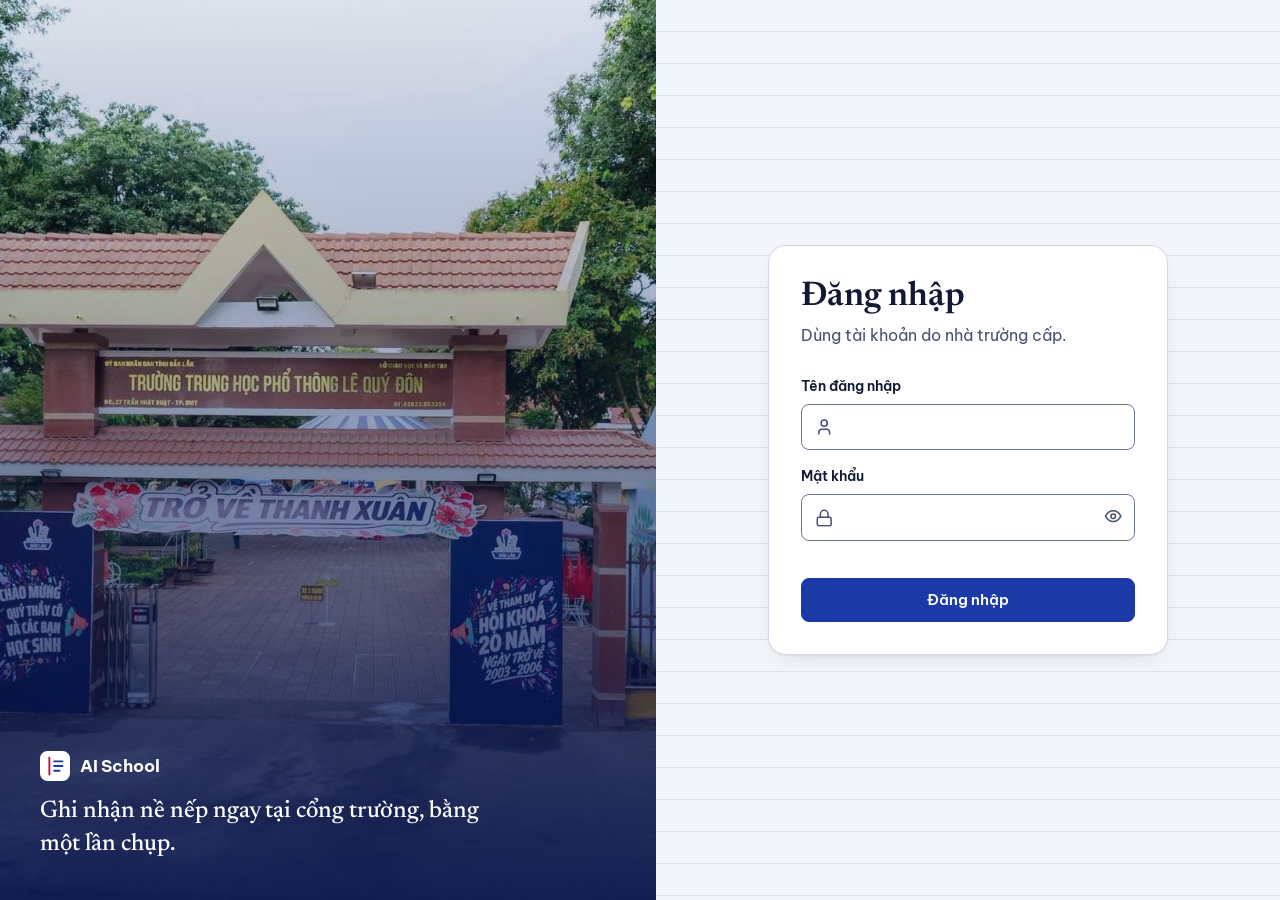
<file: frontend/index.html>
<!doctype html>
<html lang="vi">
<head>
  <meta charset="UTF-8" />
  <meta name="viewport" content="width=device-width, initial-scale=1.0, viewport-fit=cover" />
  <meta name="color-scheme" content="light dark" />
  <title>Nhận diện — AI School</title>
  <link rel="preconnect" href="https://fonts.googleapis.com" />
  <link rel="preconnect" href="https://fonts.gstatic.com" crossorigin />
  <link href="https://fonts.googleapis.com/css2?family=Be+Vietnam+Pro:wght@400;500;600;700&family=Newsreader:opsz,wght@6..72,500;6..72,600&display=swap" rel="stylesheet" />
  <link rel="stylesheet" href="css/app.css" />
  <script src="js/theme.js"></script>
  <script src="js/icons.js"></script>
</head>
<body class="page-rec">
<a class="skip" href="#main">Bỏ qua điều hướng</a>
<header class="appbar" id="appbar"></header>
<main class="page page-rec" id="main" tabindex="-1">
  <div class="page-head">
    <div><h1>Nhận diện</h1><p>Chụp khuôn mặt để ghi lỗi nề nếp.</p></div>
  </div>

  <div class="rec">
    <div class="cam" id="stage" data-state="idle">
      <video id="video" autoplay playsinline muted></video>
      <img class="freeze" id="freezeImg" alt="Khung hình vừa chụp" />

      <div class="cam-idle">
        <svg class="i" aria-hidden="true" focusable="false"><use href="#i-camera"/></svg>
        <b>Camera đang tắt</b>
        <small>Bật camera hoặc chọn một ảnh có sẵn.</small>
        <div class="acts">
          <button type="button" class="btn btn-primary" onclick="startCamera()"><svg class="i" aria-hidden="true" focusable="false"><use href="#i-video"/></svg> Bật camera</button>
          <label class="btn" for="imageInput" tabindex="0" onkeydown="if(event.key==='Enter'||event.key===' '){event.preventDefault();this.click();}"><svg class="i" aria-hidden="true" focusable="false"><use href="#i-image"/></svg> Chọn ảnh</label>
        </div>
      </div>
      <input type="file" id="imageInput" accept="image/*" class="sr-only" onchange="uploadImage()" />

      <div class="cam-hud" aria-hidden="true">
        <div class="cam-frame">
          <i class="tl"></i><i class="tr"></i><i class="bl"></i><i class="br"></i>
          <div class="sweep"></div>
          <div class="cam-badge" id="camBadge"></div>
        </div>
      </div>

      <div class="cam-status" role="status" aria-live="polite"><span class="dot" aria-hidden="true"></span><span id="statusText">Đưa khuôn mặt vào khung</span></div>
      <button type="button" class="ctl cam-power" onclick="stopCamera()" aria-label="Tắt camera" title="Tắt camera"><svg class="i" aria-hidden="true" focusable="false"><use href="#i-power"/></svg></button>

      <div class="cam-controls">
        <label class="ctl" for="imageInput" title="Chọn ảnh" aria-label="Chọn ảnh có sẵn" tabindex="0" onkeydown="if(event.key==='Enter'||event.key===' '){event.preventDefault();this.click();}"><svg class="i" aria-hidden="true" focusable="false"><use href="#i-image"/></svg></label>
        <button type="button" class="shutter" id="shutter" onclick="captureAndRecognize()" aria-label="Chụp và nhận diện"><span></span></button>
        <button type="button" class="ctl" onclick="flipCamera()" aria-label="Đổi camera trước/sau" title="Đổi camera"><svg class="i" aria-hidden="true" focusable="false"><use href="#i-flip"/></svg></button>
      </div>
    </div>

    <section class="slip" aria-labelledby="slipTitle">
      <h2 class="slip-title" id="slipTitle">Phiếu ghi lỗi</h2>
      <div class="slip-body" id="studentProfile" aria-live="polite">
        <div class="res-empty"><svg class="i" aria-hidden="true" focusable="false"><use href="#i-user"/></svg><p>Chưa có học sinh nào</p><small>Chụp một khuôn mặt, kết quả sẽ hiện ở đây.</small></div>
      </div>
    </section>
  </div>

  <section class="card recent recent-card" aria-labelledby="recentTitle">
    <div class="card-head"><h2 id="recentTitle">Vi phạm gần đây</h2></div>
    <div id="recentViolations"><div class="empty"><small>Đang tải…</small></div></div>
  </section>
</main>
<nav class="tabbar" id="mobileNav"></nav>
<canvas id="canvas" hidden></canvas>

<script src="js/api.js"></script>
<script src="js/face.js"></script>
</body>
</html>
</file>
<file: frontend/css/app.css>
/* app.css — giao diện "sổ thi đua": giấy trắng xanh nhạt, mực xanh cho thao tác, mực đỏ chỉ cho lỗi vi phạm.
   Một file dùng chung mọi trang. Màu đã kiểm: chữ ≥ 4,5:1, viền ô nhập và biểu tượng ≥ 3:1 (cả sáng lẫn tối). */

:root {
  --font: "Be Vietnam Pro", Inter, "Segoe UI", system-ui, -apple-system, sans-serif;
  --serif: Newsreader, "Source Serif 4", Georgia, "Times New Roman", serif;

  --bg: #f3f5fa;
  --surface: #ffffff;
  --surface-2: #eaeef7;
  --text: #121a33;
  --muted: #46526f;
  --line: #d3d9e8;          /* ngăn cách trang trí, không mang thông tin */
  --ctrl: #6a7694;          /* viền ô nhập / nút: ≥ 3:1 */
  --rule: #dde3f1;          /* dòng kẻ vở */

  --primary: #1b3aa8;
  --primary-hover: #142c86;
  --primary-soft: #e3e8fa;
  --primary-text: #1b3aa8;
  --on-primary: #ffffff;

  --red: #bf1230;
  --red-soft: #fde7eb;
  --red-solid: #bf1230;
  --green: #0a7048;
  --green-soft: #dcf3e8;
  --amber: #7f4a00;
  --amber-soft: #fdeec9;

  --ring: #1b3aa8;
  --shadow: 0 1px 2px rgba(18, 26, 51, .06), 0 8px 24px -12px rgba(18, 26, 51, .18);
  --r-sm: 8px; --r: 12px; --r-lg: 18px;
  color-scheme: light;
}
@media (prefers-color-scheme: dark) {
  :root:not([data-theme="light"]) {
    --bg: #0c1222; --surface: #141b31; --surface-2: #1c2542; --text: #e8ecf9; --muted: #a8b3d1;
    --line: #2b3558; --ctrl: #7b88ad; --rule: #1d2745;
    --primary: #4565e6; --primary-hover: #5a77ee; --primary-soft: #1f2a57; --primary-text: #a9bbff; --on-primary: #ffffff;
    --red: #ff8a9d; --red-soft: #3a1b2a; --red-solid: #d6334f;
    --green: #4fd6a0; --green-soft: #143a31; --amber: #ffc65c; --amber-soft: #3d2f12;
    --ring: #a9bbff; --shadow: 0 1px 2px rgba(0, 0, 0, .3), 0 8px 24px -12px rgba(0, 0, 0, .6);
    color-scheme: dark;
  }
}
:root[data-theme="dark"] {
  --bg: #0c1222; --surface: #141b31; --surface-2: #1c2542; --text: #e8ecf9; --muted: #a8b3d1;
  --line: #2b3558; --ctrl: #7b88ad; --rule: #1d2745;
  --primary: #4565e6; --primary-hover: #5a77ee; --primary-soft: #1f2a57; --primary-text: #a9bbff; --on-primary: #ffffff;
  --red: #ff8a9d; --red-soft: #3a1b2a; --red-solid: #d6334f;
  --green: #4fd6a0; --green-soft: #143a31; --amber: #ffc65c; --amber-soft: #3d2f12;
  --ring: #a9bbff; --shadow: 0 1px 2px rgba(0, 0, 0, .3), 0 8px 24px -12px rgba(0, 0, 0, .6);
  color-scheme: dark;
}

/* ── Nền tảng ─────────────────────────────────────────── */
*, *::before, *::after { box-sizing: border-box; }
html { -webkit-text-size-adjust: 100%; }
body { margin: 0; font: 400 1rem/1.55 var(--font); color: var(--text); background: var(--bg); -webkit-font-smoothing: antialiased; }
h1, h2, h3, p { margin: 0; }
button, input, select, textarea { font: inherit; color: inherit; }
a { color: var(--primary-text); }
img { max-width: 100%; }
:focus-visible { outline: 3px solid var(--ring); outline-offset: 2px; border-radius: 4px; }
.i { width: 1.15em; height: 1.15em; flex: none; vertical-align: -.2em; }
.spin { animation: spin 1s linear infinite; }
@keyframes spin { to { transform: rotate(360deg); } }
.sr-only { position: absolute; width: 1px; height: 1px; margin: -1px; padding: 0; overflow: hidden; clip: rect(0 0 0 0); white-space: nowrap; border: 0; }
.skip { position: absolute; left: 12px; top: -60px; z-index: 100; background: var(--primary); color: var(--on-primary); padding: 10px 16px; border-radius: var(--r-sm); text-decoration: none; font-weight: 600; }
.skip:focus { top: 12px; }
body.modal-open { overflow: hidden; }

/* ── Thanh trên (máy tính) + thanh dưới (điện thoại) ──── */
.appbar { position: sticky; top: 0; z-index: 20; display: flex; align-items: center; gap: 20px; height: 60px; padding: 0 20px; background: var(--surface); border-bottom: 1px solid var(--line); }
.brand { display: flex; align-items: center; gap: 10px; font-weight: 700; font-size: 1.0625rem; color: var(--text); text-decoration: none; letter-spacing: -.01em; }
.brand svg { width: 30px; height: 30px; }
.nav { display: flex; gap: 4px; margin-left: 12px; height: 100%; }
.nav a { display: inline-flex; align-items: center; gap: 8px; padding: 0 14px; color: var(--muted); text-decoration: none; font-weight: 500; border-bottom: 3px solid transparent; margin-bottom: -1px; }
.nav a:hover { color: var(--text); background: var(--surface-2); }
.nav a[aria-current="page"] { color: var(--text); font-weight: 600; border-bottom-color: var(--primary); }
.appbar-end { margin-left: auto; display: flex; align-items: center; gap: 8px; }
.me { display: flex; flex-direction: column; line-height: 1.2; text-align: right; margin-right: 4px; }
.me b { font-size: .875rem; font-weight: 600; }
.me small { font-size: .75rem; color: var(--muted); }
.tabbar { display: none; }

.page { max-width: 1240px; margin: 0 auto; padding: 28px 20px 96px; }
.page:focus { outline: none; }
.page-head { display: flex; align-items: flex-end; justify-content: space-between; gap: 16px; flex-wrap: wrap; margin-bottom: 24px; }
.page-head h1 { font: 600 2rem/1.15 var(--serif); letter-spacing: -.01em; }
.page-head p { color: var(--muted); margin-top: 4px; }
.page-actions { display: flex; gap: 8px; flex-wrap: wrap; align-items: center; }

/* ── Nút ──────────────────────────────────────────────── */
.btn { display: inline-flex; align-items: center; justify-content: center; gap: 8px; min-height: 44px; padding: 0 18px; border: 1.5px solid var(--ctrl); border-radius: var(--r-sm); background: var(--surface); color: var(--text); font-weight: 600; font-size: .9375rem; cursor: pointer; text-decoration: none; white-space: nowrap; }
.btn:hover { background: var(--surface-2); }
.btn:disabled { opacity: .55; cursor: not-allowed; }
.btn-primary { background: var(--primary); border-color: var(--primary); color: var(--on-primary); }
.btn-primary:hover { background: var(--primary-hover); border-color: var(--primary-hover); }
.btn-danger { background: var(--red-solid); border-color: var(--red-solid); color: #fff; }
.btn-danger:hover { filter: brightness(.92); background: var(--red-solid); }
.btn-block { width: 100%; }
.btn-icon { display: inline-grid; place-items: center; width: 44px; height: 44px; padding: 0; border: 1.5px solid transparent; border-radius: var(--r-sm); background: transparent; color: var(--muted); cursor: pointer; }
.btn-icon:hover { background: var(--surface-2); color: var(--text); }
.btn-icon.edit { color: var(--primary-text); }
.btn-icon.del { color: var(--red); }
.btn-icon:disabled { opacity: .4; cursor: not-allowed; }

/* ── Biểu mẫu ─────────────────────────────────────────── */
.field { display: grid; gap: 6px; margin-bottom: 16px; }
.field > label, .label { font-size: .875rem; font-weight: 600; }
.field .hint { font-size: .8125rem; color: var(--muted); }
.req { color: var(--red); margin-left: 2px; }
.input, .select, .textarea, .field input, .field select, .field textarea { width: 100%; min-height: 44px; padding: 10px 14px; background: var(--surface); border: 1.5px solid var(--ctrl); border-radius: var(--r-sm); font-size: 1rem; }
.field textarea, .textarea { min-height: 88px; resize: vertical; }
.input::placeholder, .field input::placeholder, textarea::placeholder { color: var(--muted); opacity: 1; }
.input:focus-visible, .select:focus-visible, .field input:focus-visible, .field select:focus-visible, .field textarea:focus-visible, textarea:focus-visible { outline: 3px solid var(--ring); outline-offset: 1px; border-color: var(--ring); }
.with-icon { position: relative; }
.with-icon > .i { position: absolute; left: 14px; top: 50%; transform: translateY(-50%); color: var(--muted); pointer-events: none; }
.with-icon > .input, .with-icon > input { padding-left: 42px; }
.with-icon > .btn-icon { position: absolute; right: 0; top: 0; }
.error-msg { color: var(--red); font-weight: 600; font-size: .9375rem; min-height: 1.4em; }

/* ── Thẻ, thanh số liệu, huy hiệu ─────────────────────── */
.card { background: var(--surface); border: 1px solid var(--line); border-radius: var(--r-lg); padding: 20px; box-shadow: var(--shadow); }
.card-head { display: flex; justify-content: space-between; align-items: flex-start; gap: 12px; margin-bottom: 16px; }
.card h2 { font-size: 1.0625rem; font-weight: 600; line-height: 1.3; }
.card .sub { color: var(--muted); font-size: .875rem; margin-top: 2px; }
.empty { text-align: center; color: var(--muted); padding: 28px 12px; }
.empty .i { width: 32px; height: 32px; margin-bottom: 8px; }
.empty b { display: block; color: var(--text); font-weight: 600; margin-bottom: 2px; }

.strip { display: grid; grid-template-columns: repeat(auto-fit, minmax(150px, 1fr)); margin: 0 0 20px; padding: 0; background: var(--surface); border: 1px solid var(--line); border-radius: var(--r-lg); box-shadow: var(--shadow); }
.strip > div { padding: 16px 22px; border-left: 1px solid var(--line); }
.strip > div:first-child { border-left: 0; }
.strip dt { color: var(--muted); font-size: .875rem; }
.strip dd { margin: 2px 0 0; font-size: 2.25rem; font-weight: 700; line-height: 1.15; letter-spacing: -.02em; font-variant-numeric: tabular-nums; }
.strip .hot { color: var(--red); }

.badge { display: inline-block; padding: 2px 10px; border-radius: 999px; font-size: .8125rem; font-weight: 600; background: var(--primary-soft); color: var(--primary-text); white-space: nowrap; }
.badge.red { background: var(--red-soft); color: var(--red); }
.badge.green { background: var(--green-soft); color: var(--green); }
.badge.amber { background: var(--amber-soft); color: var(--amber); }

/* ── Bộ lọc dạng nhóm nút + chip chọn lỗi ─────────────── */
.seg { display: flex; flex-wrap: wrap; gap: 8px; }
.seg button, .chip { min-height: 44px; padding: 0 18px; border: 1.5px solid var(--ctrl); border-radius: 999px; background: var(--surface); font-weight: 600; font-size: .9375rem; cursor: pointer; }
.seg button:hover, .chip:hover { background: var(--surface-2); }
.seg button[aria-pressed="true"] { background: var(--primary); border-color: var(--primary); color: var(--on-primary); }
.chip[aria-pressed="true"] { background: var(--red-soft); border-color: var(--red); color: var(--red); }
.chip[aria-pressed="true"]::before { content: "✓ "; }

/* ── Bảng ─────────────────────────────────────────────── */
.table-wrap { background: var(--surface); border: 1px solid var(--line); border-radius: var(--r-lg); box-shadow: var(--shadow); overflow-x: auto; }
.tbl { width: 100%; border-collapse: collapse; }
.tbl th { text-align: left; padding: 12px 16px; font-size: .8125rem; font-weight: 600; color: var(--muted); background: var(--surface-2); border-bottom: 1px solid var(--line); white-space: nowrap; }
.tbl td { padding: 10px 16px; border-bottom: 1px solid var(--line); vertical-align: middle; }
.tbl tbody tr:last-child td { border-bottom: 0; }
.tbl tbody tr:hover { background: var(--surface-2); }
.tbl .num { color: var(--muted); font-variant-numeric: tabular-nums; width: 56px; }
.tbl .acts { display: flex; gap: 4px; justify-content: flex-end; }
.tbl th.end { text-align: right; }
.who { display: flex; align-items: center; gap: 12px; min-width: 0; }
.who strong { font-weight: 600; }
.avatar { position: relative; flex: none; display: grid; place-items: center; width: 40px; height: 40px; border-radius: 50%; overflow: hidden; background: var(--primary-soft); color: var(--primary-text); font-weight: 700; font-size: .8125rem; }
.avatar img { position: absolute; inset: 0; width: 100%; height: 100%; object-fit: cover; }
.pager { display: flex; justify-content: space-between; align-items: center; gap: 12px; flex-wrap: wrap; padding: 14px 4px; color: var(--muted); font-size: .875rem; }
.pager-btns { display: flex; align-items: center; gap: 8px; }
.pager-btns .btn { min-width: 44px; padding: 0 10px; }

/* ── Hộp thoại ────────────────────────────────────────── */
.modal, .dlg-backdrop { position: fixed; inset: 0; z-index: 60; display: none; align-items: center; justify-content: center; padding: 16px; background: rgba(8, 12, 28, .6); }
.modal.open, .dlg-backdrop { display: flex; }
.modal-box, .dlg { width: 100%; max-width: 480px; max-height: calc(100vh - 32px); overflow-y: auto; background: var(--surface); border-radius: var(--r-lg); padding: 24px; box-shadow: 0 24px 64px -16px rgba(0, 0, 0, .5); }
.modal-box.wide { max-width: 760px; }
.modal-head { display: flex; justify-content: space-between; align-items: center; gap: 12px; margin-bottom: 18px; }
.modal-head h2 { font: 600 1.375rem/1.2 var(--serif); }
.dlg h3 { font: 600 1.25rem/1.25 var(--serif); margin-bottom: 8px; }
.dlg p { color: var(--muted); margin-bottom: 20px; }
.dlg-btns { display: flex; justify-content: flex-end; gap: 8px; }
.dlg-btns button { min-height: 44px; padding: 0 18px; border-radius: var(--r-sm); border: 1.5px solid var(--ctrl); background: var(--surface); font-weight: 600; cursor: pointer; }
.dlg-btns .dlg-ok { background: var(--primary); border-color: var(--primary); color: var(--on-primary); }
.dlg-btns .dlg-ok.danger { background: var(--red-solid); border-color: var(--red-solid); color: #fff; }

.toast { position: fixed; left: 50%; bottom: 28px; transform: translateX(-50%); z-index: 90; max-width: calc(100vw - 32px); padding: 12px 18px; border-radius: var(--r); background: var(--text); color: var(--bg); font-weight: 600; box-shadow: var(--shadow); }
.toast.err { background: var(--red-solid); color: #fff; }

/* kết quả nhập Excel (cửa sổ Học sinh) */
.info-box { background: var(--surface-2); border-radius: var(--r); padding: 12px 14px; font-size: .875rem; line-height: 1.6; margin-bottom: 14px; }
.res-sum { display: flex; gap: 8px; flex-wrap: wrap; margin: 14px 0; }
.res-sum span { background: var(--surface-2); border-radius: 999px; padding: 4px 12px; font-size: .8125rem; font-weight: 600; }
.res-sum .warn { background: var(--amber-soft); color: var(--amber); }
.res-sum .ok { background: var(--green-soft); color: var(--green); }
.res-list { font-size: .8125rem; max-height: 180px; overflow: auto; border: 1px solid var(--line); border-radius: var(--r-sm); padding: 8px 10px; margin: 6px 0 12px; line-height: 1.7; }
.res-title { font-size: .875rem; font-weight: 700; margin-top: 12px; }
.row-actions { display: flex; gap: 10px; flex-wrap: wrap; align-items: center; margin-top: 14px; }

/* ══ Đăng nhập ═════════════════════════════════════════ */
.login { min-height: 100vh; display: grid; grid-template-columns: minmax(0, 1.05fr) minmax(0, 1fr); }
.login-art { position: relative; overflow: hidden; background: linear-gradient(160deg, #1b3aa8, #0f2273); color: #fff; display: flex; align-items: flex-end; }
.login-art img { position: absolute; inset: 0; width: 100%; height: 100%; object-fit: cover; }
.login-art::after { content: ""; position: absolute; inset: 0; background: linear-gradient(to top, rgba(10, 22, 80, .92), rgba(10, 22, 80, .35) 55%, rgba(10, 22, 80, .1)); }
.login-art-text { position: relative; z-index: 1; padding: 40px; max-width: 520px; }
.login-art-text .brand { color: #fff; margin-bottom: 14px; }
.login-art-text p { font: 500 1.5rem/1.35 var(--serif); }
.login-form { display: grid; place-items: center; padding: 32px 24px; background-color: var(--bg); }
.login-card { width: 100%; max-width: 400px; padding: 32px; background: var(--surface); border: 1px solid var(--line); border-radius: var(--r-lg); box-shadow: var(--shadow); }
.login-card .brand { display: none; margin-bottom: 28px; }
.login-card h1 { font: 600 2.125rem/1.15 var(--serif); }
.login-card .lead { color: var(--muted); margin: 6px 0 28px; }
.login-ruled { background-image: repeating-linear-gradient(to bottom, transparent 0 31px, var(--rule) 31px 32px); }

/* ══ Nhận diện ═════════════════════════════════════════ */
.rec { display: grid; grid-template-columns: minmax(0, 1.25fr) minmax(0, 1fr); gap: 20px; align-items: start; }
.cam { position: relative; aspect-ratio: 4 / 3; background: #000; border-radius: var(--r-lg); overflow: hidden; color: #fff; }
.cam video, .cam .freeze { position: absolute; inset: 0; width: 100%; height: 100%; object-fit: cover; }
.cam[data-mirror] video, .cam[data-mirror] .freeze { transform: scaleX(-1); }
.cam .freeze:not([src]) { display: none; }
.cam[data-state="idle"] video { display: none; }
.cam-idle { position: absolute; inset: 0; display: none; flex-direction: column; align-items: center; justify-content: center; gap: 6px; padding: 20px; text-align: center; background: #0e1424; }
.cam[data-state="idle"] .cam-idle { display: flex; }
.cam-idle > .i { width: 44px; height: 44px; color: #b4bedb; margin-bottom: 6px; }
.cam-idle b { font-size: 1.125rem; }
.cam-idle small { color: #b4bedb; font-size: .9375rem; }
.cam-idle .acts { display: flex; gap: 10px; flex-wrap: wrap; justify-content: center; margin-top: 14px; }
.cam .btn { background: #fff; color: #0c1222; border-color: #fff; }
.cam .btn-primary { background: #4565e6; border-color: #4565e6; color: #fff; }
.cam-hud, .cam-status, .cam-controls { display: none; }
.cam[data-state="idle"] .cam-power { display: none; }
.cam:not([data-state="idle"]) .cam-hud { display: block; }
.cam:not([data-state="idle"]) .cam-status { display: flex; }
.cam:not([data-state="idle"]) .cam-controls { display: flex; }
.cam-hud { position: absolute; inset: 0; pointer-events: none; }
.cam-frame { position: absolute; inset: 14% 22%; --c: #fff; }
.cam-frame i { position: absolute; width: 28px; height: 28px; border: 0 solid var(--c); }
.cam-frame .tl { left: 0; top: 0; border-width: 4px 0 0 4px; border-top-left-radius: 10px; }
.cam-frame .tr { right: 0; top: 0; border-width: 4px 4px 0 0; border-top-right-radius: 10px; }
.cam-frame .bl { left: 0; bottom: 0; border-width: 0 0 4px 4px; border-bottom-left-radius: 10px; }
.cam-frame .br { right: 0; bottom: 0; border-width: 0 4px 4px 0; border-bottom-right-radius: 10px; }
.cam[data-state="ok"] .cam-frame { --c: #4fd6a0; }
.cam[data-state="unknown"] .cam-frame { --c: #ffc65c; }
.cam[data-state="fail"] .cam-frame { --c: #ff8a9d; }
.sweep { position: absolute; left: 0; right: 0; top: 0; height: 3px; background: #a9bbff; box-shadow: 0 0 12px #a9bbff; opacity: 0; }
.cam[data-state="scanning"] .sweep { opacity: 1; animation: sweep 1.4s ease-in-out infinite alternate; }
@keyframes sweep { to { top: calc(100% - 3px); } }
.cam-badge { position: absolute; left: 50%; top: 50%; width: 64px; height: 64px; margin: -32px 0 0 -32px; display: none; place-items: center; border-radius: 50%; background: #fff; color: #0c1222; }
.cam-badge .i { width: 32px; height: 32px; }
.cam[data-state="ok"] .cam-badge, .cam[data-state="unknown"] .cam-badge, .cam[data-state="fail"] .cam-badge { display: grid; }
.cam-status { position: absolute; left: 12px; top: 12px; right: 68px; align-items: center; gap: 8px; width: fit-content; max-width: calc(100% - 80px); padding: 8px 14px; border-radius: 999px; background: rgba(8, 12, 28, .78); font-size: .9375rem; font-weight: 600; }
.cam-status .dot { width: 10px; height: 10px; border-radius: 50%; background: #4fd6a0; flex: none; }
.cam[data-state="scanning"] .dot { background: #a9bbff; }
.cam[data-state="fail"] .dot { background: #ff8a9d; }
.cam[data-state="unknown"] .dot { background: #ffc65c; }
.cam-power { position: absolute; right: 12px; top: 12px; }
.cam-controls { position: absolute; left: 0; right: 0; bottom: 0; align-items: center; justify-content: center; gap: 28px; padding: 18px; background: linear-gradient(to top, rgba(8, 12, 28, .75), transparent); }
.ctl { display: grid; place-items: center; width: 52px; height: 52px; border: 0; border-radius: 50%; background: rgba(255, 255, 255, .92); color: #0c1222; cursor: pointer; }
.ctl:hover { background: #fff; }
.shutter { width: 76px; height: 76px; padding: 0; border: 4px solid #fff; border-radius: 50%; background: transparent; cursor: pointer; display: grid; place-items: center; }
.shutter span { width: 56px; height: 56px; border-radius: 50%; background: #fff; transition: transform .12s; }
.shutter:active span { transform: scale(.88); }
.shutter:disabled { opacity: .5; cursor: wait; }
.cam :focus-visible { outline-color: #fff; }

.slip { position: relative; background: var(--surface); border: 1px solid var(--line); border-radius: var(--r-lg); box-shadow: var(--shadow); padding: 0 20px 20px 34px; overflow: hidden; }
.slip::before { content: ""; position: absolute; left: 18px; top: 0; bottom: 0; width: 2px; background: var(--red); opacity: .55; }
.slip-title { display: flex; align-items: flex-end; height: 64px; margin: 0 -20px 0 -34px; padding: 0 20px 7px 34px; font-size: .9375rem; line-height: 1.2; color: var(--muted); font-weight: 600; background-image: repeating-linear-gradient(to top, var(--rule) 0 1px, transparent 1px 32px); }
.slip-body { padding-top: 16px; }
.res-empty { text-align: center; color: var(--muted); padding: 28px 8px 12px; }
.res-empty .i { width: 36px; height: 36px; margin-bottom: 8px; }
.res-empty p { font-weight: 600; color: var(--text); }
.res-head { display: flex; align-items: center; gap: 14px; }
.res-head .avatar { width: 64px; height: 64px; font-size: 1.125rem; }
.res-name { font: 600 1.5rem/1.2 var(--serif); }
.res-meta { color: var(--muted); font-size: .9375rem; }
.res-score { margin-left: auto; text-align: right; white-space: nowrap; font-weight: 700; font-size: 1.125rem; font-variant-numeric: tabular-nums; }
.res-score small { display: block; font-size: .75rem; font-weight: 500; color: var(--muted); }
.meter { height: 8px; border-radius: 4px; background: var(--surface-2); margin: 12px 0 18px; overflow: hidden; }
.meter b { display: block; height: 100%; background: var(--green); border-radius: 4px; }
.meter b.mid { background: #b87000; }
.meter b.low { background: var(--red-solid); }
.chips { display: flex; flex-wrap: wrap; gap: 8px; margin: 8px 0 16px; }
.stamp { position: absolute; right: 24px; bottom: 96px; padding: 6px 18px; border: 3px solid var(--red); border-radius: 10px; color: var(--red); font: 700 1.5rem/1.2 var(--serif); transform: rotate(-9deg); background: color-mix(in srgb, var(--surface) 88%, transparent); animation: stamp .35s cubic-bezier(.2, 1.4, .4, 1) both; pointer-events: none; }
@keyframes stamp { from { transform: rotate(-9deg) scale(1.9); opacity: 0; } to { transform: rotate(-9deg) scale(1); opacity: 1; } }
.recent { margin-top: 20px; }
.rv { display: flex; align-items: center; gap: 12px; padding: 10px 0; border-top: 1px solid var(--line); }
.rv:first-of-type { border-top: 0; }
.rv-main { min-width: 0; flex: 1; }
.rv-main b { display: block; font-weight: 600; }
.rv-main small, .rv-time { color: var(--muted); font-size: .875rem; }
.rv-time { white-space: nowrap; }

/* ══ Dashboard ═════════════════════════════════════════ */
.export-bar { display: flex; gap: 10px; flex-wrap: wrap; align-items: flex-end; }
.export-bar label { display: grid; gap: 4px; font-size: .8125rem; font-weight: 600; color: var(--muted); }
.export-bar input { min-height: 44px; padding: 8px 12px; background: var(--surface); border: 1.5px solid var(--ctrl); border-radius: var(--r-sm); }
.dash-grid { display: grid; grid-template-columns: minmax(0, 1.5fr) minmax(0, 1fr); gap: 20px; margin-bottom: 20px; }
.dash-grid.even { grid-template-columns: repeat(2, minmax(0, 1fr)); }
.cols { list-style: none; margin: 0; padding: 0; display: grid; grid-template-columns: repeat(7, 1fr); gap: 10px; height: 240px; }
.cols li { display: flex; flex-direction: column; justify-content: flex-end; align-items: center; gap: 6px; min-width: 0; }
.cols .v { font-weight: 700; font-variant-numeric: tabular-nums; }
.cols .bar { width: 100%; max-width: 56px; min-height: 3px; height: var(--h); background: var(--primary); border-radius: 6px 6px 2px 2px; }
.cols li.today .bar { background: var(--red-solid); }
.cols .d { font-size: .8125rem; color: var(--muted); white-space: nowrap; }
.cols li.today .d { color: var(--text); font-weight: 700; }
.ranks { list-style: none; margin: 0; padding: 0; display: grid; gap: 14px; }
.ranks .row { display: flex; justify-content: space-between; gap: 12px; margin-bottom: 6px; }
.ranks .name { font-weight: 500; min-width: 0; overflow-wrap: anywhere; }
.ranks .n { font-weight: 700; font-variant-numeric: tabular-nums; white-space: nowrap; }
.ranks .n small { font-weight: 500; color: var(--muted); }
.ranks .track { height: 8px; border-radius: 4px; background: var(--surface-2); overflow: hidden; }
.ranks .track b { display: block; height: 100%; background: var(--primary); border-radius: 4px; }
.top { list-style: none; margin: 0; padding: 0; }
.top li { display: flex; align-items: center; gap: 12px; padding: 10px 0; border-top: 1px solid var(--line); }
.top li:first-child { border-top: 0; }
.top .pos { width: 24px; font-weight: 700; color: var(--muted); font-variant-numeric: tabular-nums; }
.top li:nth-child(-n+3) .pos { color: var(--text); }
.top .who { flex: 1; }
.top small, .feed small { color: var(--muted); display: block; font-size: .8125rem; }
.feed { list-style: none; margin: 0; padding: 0; }
.feed li { display: flex; gap: 12px; padding: 10px 0; border-top: 1px solid var(--line); }
.feed li:first-child { border-top: 0; }
.feed .what { flex: 1; min-width: 0; }
.feed b { font-weight: 600; }
.feed time { color: var(--muted); font-size: .8125rem; white-space: nowrap; }

/* ══ Chatbot ═══════════════════════════════════════════ */
.chat { display: grid; grid-template-columns: minmax(0, 1fr) 320px; gap: 20px; align-items: start; }
.chat-main { display: flex; flex-direction: column; height: min(680px, calc(100vh - 190px)); min-height: 420px; padding: 0; overflow: hidden; }
.chat-top { display: flex; align-items: center; gap: 12px; padding: 14px 20px; border-bottom: 1px solid var(--line); }
.chat-top b { display: block; font-weight: 600; }
.chat-top small { color: var(--muted); font-size: .8125rem; }
.chat-top .badge { margin-left: auto; }
.chat-log { flex: 1; overflow-y: auto; padding: 20px; display: flex; flex-direction: column; gap: 16px; }
.msg { display: flex; gap: 10px; max-width: 86%; }
.msg.user { align-self: flex-end; flex-direction: row-reverse; }
.msg-avatar { flex: none; display: grid; place-items: center; width: 34px; height: 34px; border-radius: 50%; background: var(--primary-soft); color: var(--primary-text); }
.msg.user .msg-avatar { background: var(--surface-2); color: var(--muted); }
.msg-bubble { padding: 10px 14px; border-radius: 14px 14px 14px 4px; background: var(--surface-2); line-height: 1.6; overflow-wrap: anywhere; }
.msg.user .msg-bubble { background: var(--primary); color: var(--on-primary); border-radius: 14px 14px 4px 14px; }
.msg-bubble p { margin: 0 0 6px; }
.msg-bubble p:last-child { margin-bottom: 0; }
.msg-bubble ul { margin: 4px 0 6px 18px; padding: 0; }
.msg-bubble code { background: rgba(127, 136, 173, .2); padding: 1px 5px; border-radius: 4px; }
.typing { display: flex; gap: 4px; padding: 6px 2px; }
.typing span { width: 7px; height: 7px; border-radius: 50%; background: var(--muted); animation: blink 1.2s infinite; }
.typing span:nth-child(2) { animation-delay: .15s; }
.typing span:nth-child(3) { animation-delay: .3s; }
@keyframes blink { 0%, 60%, 100% { opacity: .3; } 30% { opacity: 1; } }
.chat-foot { padding: 12px 20px 16px; border-top: 1px solid var(--line); display: grid; gap: 10px; }
.chat-foot .row { display: flex; gap: 10px; }
.chat-foot .row .input { flex: 1; border-radius: 999px; padding-left: 18px; }
.chat-foot .btn-icon { background: var(--primary); color: var(--on-primary); border-radius: 50%; }
.chat-foot .btn-icon:hover { background: var(--primary-hover); }
.clear { justify-self: start; }
.side { display: grid; gap: 16px; }
.quick { display: grid; gap: 8px; }
.quick button { text-align: left; min-height: 44px; padding: 8px 14px; border: 1.5px solid var(--ctrl); border-radius: var(--r-sm); background: var(--surface); font-weight: 500; cursor: pointer; }
.quick button:hover { background: var(--surface-2); }
.lookup { display: flex; gap: 8px; }
.lookup .input { flex: 1; min-width: 0; }

/* ══ Màn hình nhỏ ══════════════════════════════════════ */
@media (max-width: 960px) {
  .rec, .chat, .dash-grid, .dash-grid.even { grid-template-columns: 1fr; }
  .login { grid-template-columns: 1fr; }
  .login-art { display: none; }
  .login-card .brand { display: flex; }
  .login-form { place-items: start center; padding-top: 12vh; }
}
@media (max-width: 760px) {
  .appbar { height: 56px; padding: 0 12px; }
  .nav, .me { display: none; }
  .page { padding: 18px 16px 100px; }
  .page-head h1 { font-size: 1.625rem; }
  .tabbar { position: fixed; left: 0; right: 0; bottom: 0; z-index: 30; display: grid; grid-auto-flow: column; grid-auto-columns: 1fr; background: var(--surface); border-top: 1px solid var(--line); padding-bottom: env(safe-area-inset-bottom); }
  .tabbar a { display: flex; flex-direction: column; align-items: center; justify-content: center; gap: 2px; min-height: 60px; color: var(--muted); text-decoration: none; font-size: .75rem; font-weight: 500; border-top: 3px solid transparent; }
  .tabbar a[aria-current="page"] { color: var(--primary-text); font-weight: 700; border-top-color: var(--primary); }
  .tabbar .i { width: 24px; height: 24px; }
  .toast { bottom: 84px; }
  .strip { grid-template-columns: repeat(2, 1fr); }
  .strip.three { grid-template-columns: repeat(3, 1fr); }
  .strip > div { padding: 12px 14px; }
  .strip > div:nth-child(odd) { border-left: 0; }
  .strip > div:nth-child(n+3) { border-top: 1px solid var(--line); }
  .strip.three > div { border-left: 1px solid var(--line); border-top: 0; }
  .strip.three > div:first-child { border-left: 0; }
  .strip dd { font-size: 1.75rem; }
  .strip.three dt { font-size: .8125rem; }
  .rec { gap: 16px; }
  .page-rec { padding-left: 0; padding-right: 0; }
  .page-rec .page-head, .page-rec .slip, .page-rec .recent { margin-left: 16px; margin-right: 16px; }
  .cam { aspect-ratio: 3 / 4; border-radius: 0; }
  .cam-frame { inset: 18% 14%; }
  .cam-controls { padding-bottom: 24px; }
  .msg { max-width: 94%; }
  .chat-main { height: calc(100vh - 230px); }

  /* bảng học sinh → mỗi dòng thành một thẻ */
  .table-wrap { overflow: visible; background: transparent; border: 0; box-shadow: none; }
  .tbl thead { position: absolute; width: 1px; height: 1px; overflow: hidden; clip: rect(0 0 0 0); }
  .tbl, .tbl tbody { display: block; }
  .tbl tr { display: grid; grid-template-columns: 1fr auto; gap: 2px 12px; padding: 14px; margin-bottom: 10px; background: var(--surface); border: 1px solid var(--line); border-radius: var(--r); }
  .tbl td { padding: 0; border: 0; }
  .tbl td.num { display: none; }
  .tbl td.c-name { grid-column: 1; grid-row: 1; }
  .tbl td.c-acts { grid-column: 2; grid-row: 1 / span 2; align-self: center; }
  .tbl td.c-meta { grid-column: 1; color: var(--muted); font-size: .875rem; }
  .tbl td.c-meta::before { content: attr(data-label) ": "; }
}
@media (max-width: 420px) {
  .export-bar { width: 100%; }
  .export-bar label { flex: 1; }
}
@media (prefers-reduced-motion: reduce) {
  *, *::before, *::after { transition-duration: .01ms !important; scroll-behavior: auto !important; }
  .stamp { animation: none; }
  .cam[data-state="scanning"] .sweep { animation: none; top: 50%; }
  .typing span { animation: none; opacity: .7; }
}

/* ô tick trong form */
.check { display: flex; gap: 10px; align-items: flex-start; min-height: 44px; padding: 8px 0; font-size: .9375rem; cursor: pointer; }
.check input { width: 22px; height: 22px; flex: none; margin: 0; accent-color: var(--primary); }
.field input[type="file"] { padding: 8px 10px; }
</file>
